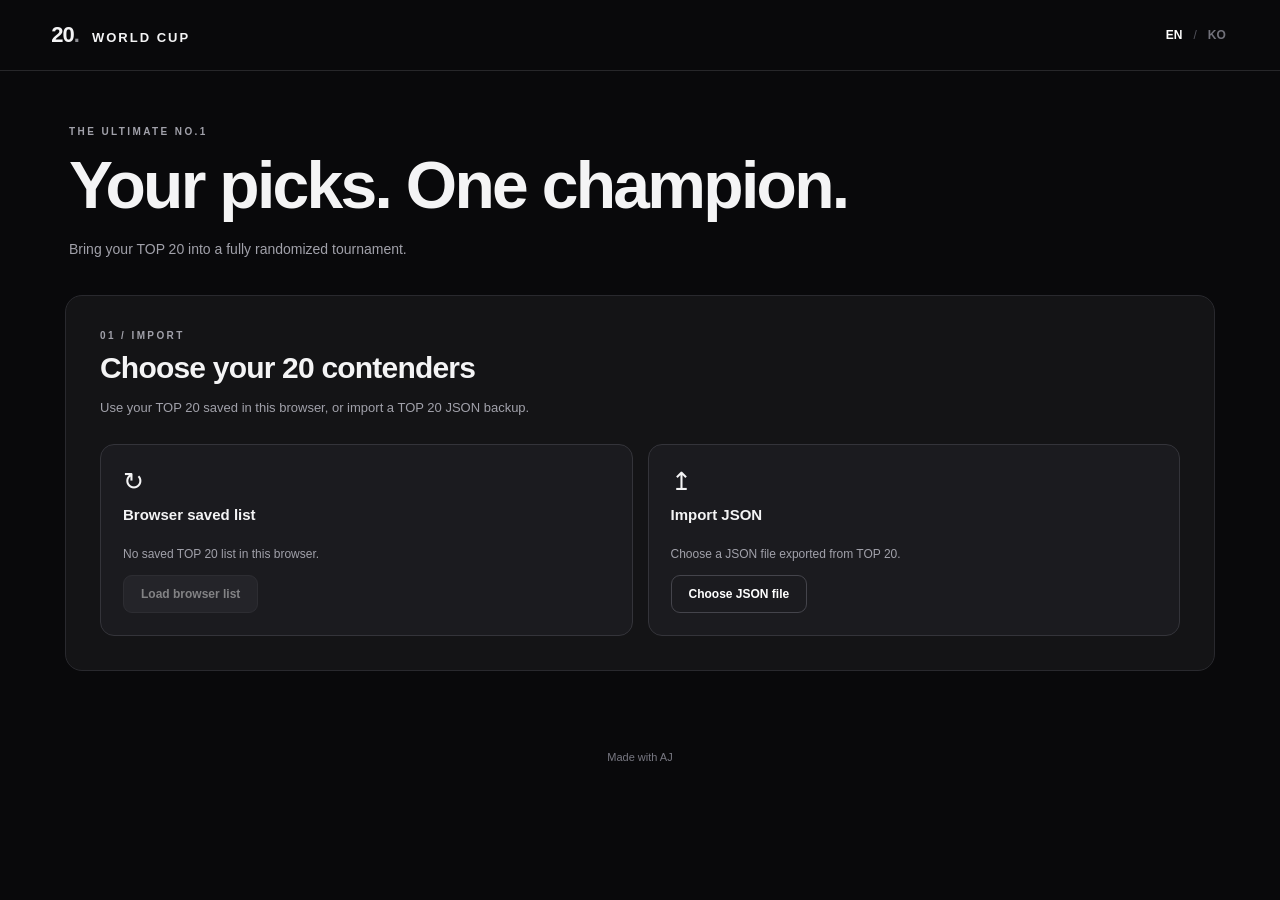
<file: index.html>
<!doctype html>
<html lang="en">
<head>
<meta charset="utf-8"><meta name="viewport" content="width=device-width, initial-scale=1"><meta name="theme-color" content="#09090b">
<title>TOP 20 World Cup</title>
<link rel="stylesheet" href="./css/style.css">
<script src="./js/app.js" defer></script>
</head>
<body>
<header class="topbar"><a class="brand" href="./">20<span class="dot">.</span> <span class="brand-suffix">WORLD CUP</span></a><div class="head-right"><span id="savedStatus" class="muted small"></span><div class="langs" aria-label="Language"><button id="enBtn" class="active" type="button">EN</button><span>/</span><button id="koBtn" type="button">KO</button></div></div></header>
<main class="shell">
<section class="hero"><div class="eyebrow" data-t="eyebrow">THE NO.1</div><h1 data-t="hero">Your picks. One champion.</h1><p data-t="heroDesc">Bring your TOP 20 into a fully randomized tournament.</p></section>
<section id="setup" class="panel setup">
 <div class="section-no">01 / IMPORT</div><h2 data-t="importTitle">Choose your 20 contenders</h2><p class="muted" data-t="importDesc">Use your TOP 20 saved in this browser, or import a TOP 20 JSON backup.</p>
 <div class="import-grid">
  <div class="import-card"><div class="icon">↻</div><h3 data-t="browser">Browser saved list</h3><p id="foundMessage" class="muted" aria-live="polite"></p><button class="btn light" id="loadBrowser" type="button" data-t="loadBrowser">Load browser list</button></div>
  <div class="import-card"><div class="icon">↥</div><h3 data-t="json">Import JSON</h3><p class="muted" data-t="jsonDesc">Choose a JSON file exported from TOP 20.</p><label class="btn outline file-btn" for="jsonFile" data-t="chooseFile">Choose JSON file</label><input type="file" accept=".json,application/json" id="jsonFile" hidden></div>
 </div>
 <div id="importError" class="error" role="alert" hidden></div>
 <section id="candidateSection" hidden><div class="divide"></div><div class="candidate-heading"><div><div class="section-no">02 / READY</div><h2 id="listName"></h2></div><span id="candidateCount" class="count"></span></div><div id="candidateGrid" class="candidate-grid"></div><div class="actions"><p class="muted small" data-t="randomInfo">All entries are randomized. 8 play preliminary matches; 12 receive random byes.</p><button id="startGame" class="btn white" type="button" data-t="start">Start tournament →</button></div></section>
</section>
<section id="game" class="panel game" hidden><div class="game-top"><div><div class="section-no" id="stageLabel"></div><h2 id="matchHeading"></h2></div><div><span id="matchProgress" class="count"></span><button id="undoBtn" class="btn outline" type="button" data-t="undo">↶ Undo</button></div></div><div class="progress"><div id="progressFill"></div></div><p class="center muted small" data-t="pick">Tap the contender you want to advance.</p><div id="versus" class="versus"><button type="button" class="fighter" id="pickLeft"></button><div class="vs">VS</div><button type="button" class="fighter" id="pickRight"></button></div><div class="game-bottom"><button class="link danger" id="resetGame" data-t="newGame" type="button">Restart / new tournament</button></div></section>
<section id="finished" class="panel finished" hidden><div class="section-no" data-t="championLabel">CHAMPION</div><h2 data-t="winnerTitle">And the winner is…</h2><div class="winner" id="winnerBox"></div><div class="finish-actions"><button id="againBtn" class="btn white" type="button" data-t="playAgain">Play again (reshuffle)</button><button id="newListBtn" class="btn outline" type="button" data-t="changeList">Change list</button></div><div class="history"><h3 data-t="historyTitle">Tournament results</h3><div id="historyList"></div></div></section>
</main><footer>Made with AJ</footer><div class="toast" id="toast" role="status" aria-live="polite"></div>
</body></html>
</file>
<file: css/style.css>
:root{color-scheme:dark;font-family:Inter,-apple-system,BlinkMacSystemFont,"Segoe UI",sans-serif;background:#09090b;color:#f4f4f5;font-synthesis:none}*{box-sizing:border-box}body{margin:0;min-width:0}button,input{font:inherit}button{cursor:pointer}a{color:inherit;text-decoration:none}[hidden]{display:none!important}.muted{color:#a1a1aa}.small{font-size:12px}.topbar{display:flex;justify-content:space-between;align-items:center;gap:12px;padding:20px clamp(16px,4vw,60px);border-bottom:1px solid #27272a}.brand{font-size:22px;font-weight:900;letter-spacing:-1px;white-space:nowrap}.brand .dot{color:#8e8e94}.brand-suffix{font-size:13px;letter-spacing:2px;margin-left:8px;font-weight:600}.head-right{display:flex;align-items:center;gap:20px}.langs{display:flex;gap:8px;align-items:center;font-size:12px}.langs button{border:0;background:none;color:#71717a;padding:8px 3px;font-weight:800}.langs button.active{color:#fff}.langs span{color:#52525b}.shell{max-width:1190px;margin:auto;padding:0 20px 80px}.hero{padding:55px 4px 35px}.eyebrow,.section-no{font-weight:800;font-size:10px;letter-spacing:2.4px;color:#a1a1aa}.hero h1{font-size:clamp(36px,6vw,66px);letter-spacing:-2.7px;line-height:1.12;margin:12px 0 15px}.hero p{color:#a1a1aa;font-size:14px;margin:0;line-height:1.6}.panel{background:#141416;border:1px solid #29292e;border-radius:17px;padding:clamp(16px,3vw,34px)}h2{font-size:clamp(22px,3vw,30px);letter-spacing:-.8px;margin:10px 0 12px}h3{font-size:15px;margin:10px 0}.panel>p{font-size:13px;line-height:1.6}.import-grid{display:grid;grid-template-columns:1fr 1fr;gap:15px;margin-top:25px}.import-card{background:#1b1b1f;border:1px solid #34343a;border-radius:14px;padding:22px;display:flex;flex-direction:column;align-items:flex-start;min-height:190px}.import-card p{font-size:12px;line-height:1.5;flex:1}.icon{font-size:25px;color:#f4f4f5}.btn{border-radius:9px;padding:11px 17px;font-size:12px;font-weight:800;border:1px solid #44444b;color:#fff;background:#242428;display:inline-block;text-align:center}.btn:hover{filter:brightness(1.17)}.btn:disabled{opacity:.45;cursor:not-allowed}.btn.white{background:#f5f5f5;color:#161616;border-color:#fff}.btn.light{background:#303036}.btn.outline{background:transparent}.file-btn{cursor:pointer}.error{color:#ffb1b1;background:#3b1e21;border:1px solid #713337;padding:13px;border-radius:9px;font-size:13px;margin-top:15px}.divide{height:1px;background:#34343a;margin:28px 0}.candidate-heading,.game-top{display:flex;align-items:center;justify-content:space-between;gap:12px;flex-wrap:wrap}.count{border:1px solid #42424a;padding:8px 12px;border-radius:99px;color:#ccc;font-size:12px}.candidate-grid{display:grid;grid-template-columns:repeat(5,minmax(0,1fr));gap:12px;margin-top:20px}.candidate{min-width:0}.poster{aspect-ratio:3/4;background:#28282d;border-radius:10px;overflow:hidden;display:flex;align-items:center;justify-content:center}.poster img{display:block;width:100%;height:100%;object-fit:cover}.poster .fallback{font-size:32px;color:#777781}.candidate-name{font-size:11px;text-align:center;line-height:1.4;margin-top:7px;overflow-wrap:anywhere}.actions{display:flex;align-items:center;justify-content:space-between;gap:20px;margin-top:30px;flex-wrap:wrap}.actions p{max-width:520px;line-height:1.6}.game-top>div:last-child{display:flex;align-items:center;gap:9px}.progress{height:5px;border-radius:20px;background:#33333a;margin:22px 0;overflow:hidden}.progress>div{height:100%;width:0;background:#f4f4f5;transition:width .25s}.center{text-align:center}.versus{display:grid;grid-template-columns:minmax(0,1fr) auto minmax(0,1fr);gap:20px;align-items:center;max-width:850px;margin:25px auto}.fighter{width:100%;border:1px solid #3c3c43;background:#202025;color:#f5f5f5;border-radius:16px;padding:16px;min-width:0;transition:border-color .2s,transform .2s}.fighter:hover{border-color:#fff;transform:translateY(-2px)}.fighter .poster{max-width:270px;margin:auto}.fighter-title{font-size:clamp(13px,2vw,19px);font-weight:750;min-height:46px;line-height:1.4;margin:13px 0 4px;overflow-wrap:anywhere}.fighter-hint{font-size:11px;color:#a1a1aa}.vs{font-size:18px;font-weight:900;color:#a1a1aa}.game-bottom{display:flex;justify-content:center}.link{background:none;border:0;font-size:12px;text-decoration:underline;color:#a1a1aa;padding:10px}.link.danger:hover{color:#f5f5f5}.finished{text-align:center}.finished .section-no{margin-top:12px}.winner{max-width:280px;margin:28px auto}.winner .poster{border:2px solid #e4e4e7}.winner-name{font-size:24px;font-weight:850;line-height:1.3;margin:14px 0}.finish-actions{display:flex;flex-wrap:wrap;justify-content:center;gap:10px}.history{margin:34px auto 0;max-width:680px;text-align:left;border-top:1px solid #34343a;padding-top:18px}.history h3{margin-bottom:16px}.history-stage{color:#ddd;margin:16px 0 8px;font-size:12px;font-weight:850;letter-spacing:1px}.history-item{padding:7px 0;color:#b1b1b9;font-size:12px;border-bottom:1px solid #29292d;overflow-wrap:anywhere}.history-item b{color:#fff}.toast{position:fixed;bottom:22px;left:50%;transform:translateX(-50%);max-width:90vw;background:#f6f6f6;color:#171717;border-radius:10px;padding:12px 18px;font-size:12px;box-shadow:0 10px 50px #0008;display:none;z-index:30}.toast.show{display:block}footer{text-align:center;color:#777781;font-size:11px;padding:0 20px 30px}@media(max-width:650px){.topbar{padding:14px 17px}.brand{font-size:19px}.brand-suffix{font-size:11px;margin-left:4px}.head-right{gap:8px}.head-right #savedStatus{display:none}.shell{padding:0 12px 48px}.hero{padding:34px 6px 24px}.hero h1{letter-spacing:-1.5px}.import-grid{grid-template-columns:1fr}.candidate-grid{grid-template-columns:repeat(3,minmax(0,1fr));gap:9px}.candidate-name{font-size:10px}.panel{border-radius:12px}.versus{grid-template-columns:minmax(0,1fr) 23px minmax(0,1fr);gap:5px;margin:22px 0}.fighter{padding:7px;border-radius:10px}.fighter .poster{border-radius:7px}.fighter-title{min-height:50px;font-size:12px}.vs{font-size:11px}.game-top>div:last-child{width:100%;justify-content:space-between}.btn{padding:10px 12px}.actions{align-items:stretch}.actions .btn{width:100%}}@media(max-width:370px){.candidate-grid{grid-template-columns:repeat(2,minmax(0,1fr))}.brand-suffix{letter-spacing:0;font-size:10px}.langs{gap:4px}}
</file>
